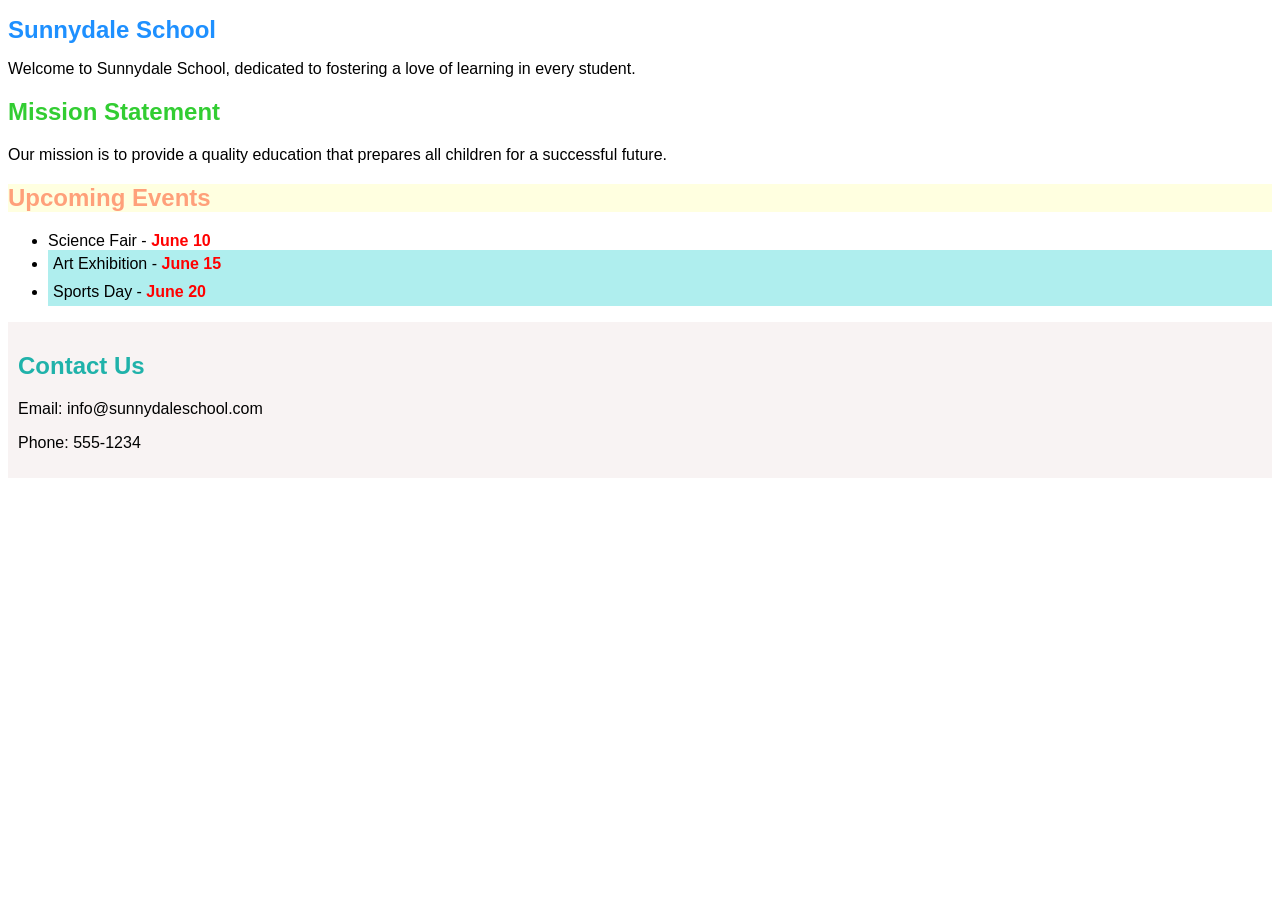
<file: sekolah web.html>
<!DOCTYPE html>
<html lang="en">
<head>
    <meta charset="UTF-8">
    <title>Sunnydale School</title>
    <style>
        body {
            font-family: 'Arial', sans-serif;
        }
        h1 {
            font-size: 24px;
            font-weight: bold;
            color: #1E90FF;
        }
        h2 {
            margin-top: 20px;
        }
        #mission-statement {
            color: #32CD32;
        }
        #upcoming-events {
            color: #FFA07A;
            background-color: #FFFFE0;
        }
        #contact {
            color: #20B2AA;
        }
        .outdoor {
            background-color: #AFEEEE;
            padding: 5px;
        }
        .date {
            font-weight: bold;
            color: red;
        }
        .section {
            background-color: #f8f3f3;
            padding: 10px;
        }
    </style>
</head>
<body>

<h1>Sunnydale School</h1>
<p>Welcome to Sunnydale School, dedicated to fostering a love of learning in every student.</p>
    
<h2 id="mission-statement">Mission Statement</h2>
<p>Our mission is to provide a quality education that prepares all children for a successful future.</p>
    
<h2 id="upcoming-events">Upcoming Events</h2>
<ul>
    <li>Science Fair - <span class="date">June 10</span></li>
    <li class="outdoor" title="Event Type: Outdoor">Art Exhibition - <span class="date">June 15</span></li>
    <li class="outdoor" data-event-type="outdoor" title="Event Type: Outdoor">Sports Day - <span class="date">June 20</span></li>
</ul>

<div class="section">
<h2 id="contact">Contact Us</h2>
<p title="Email us at info@sunnydaleschool.com">Email: info@sunnydaleschool.com</p>
<p title="Call us at 555-1234">Phone: 555-1234</p>
<!-- Imagine clicking here shows a message: 'Thanks for reaching out!' -->
</div>

</body>
</html>
</file>
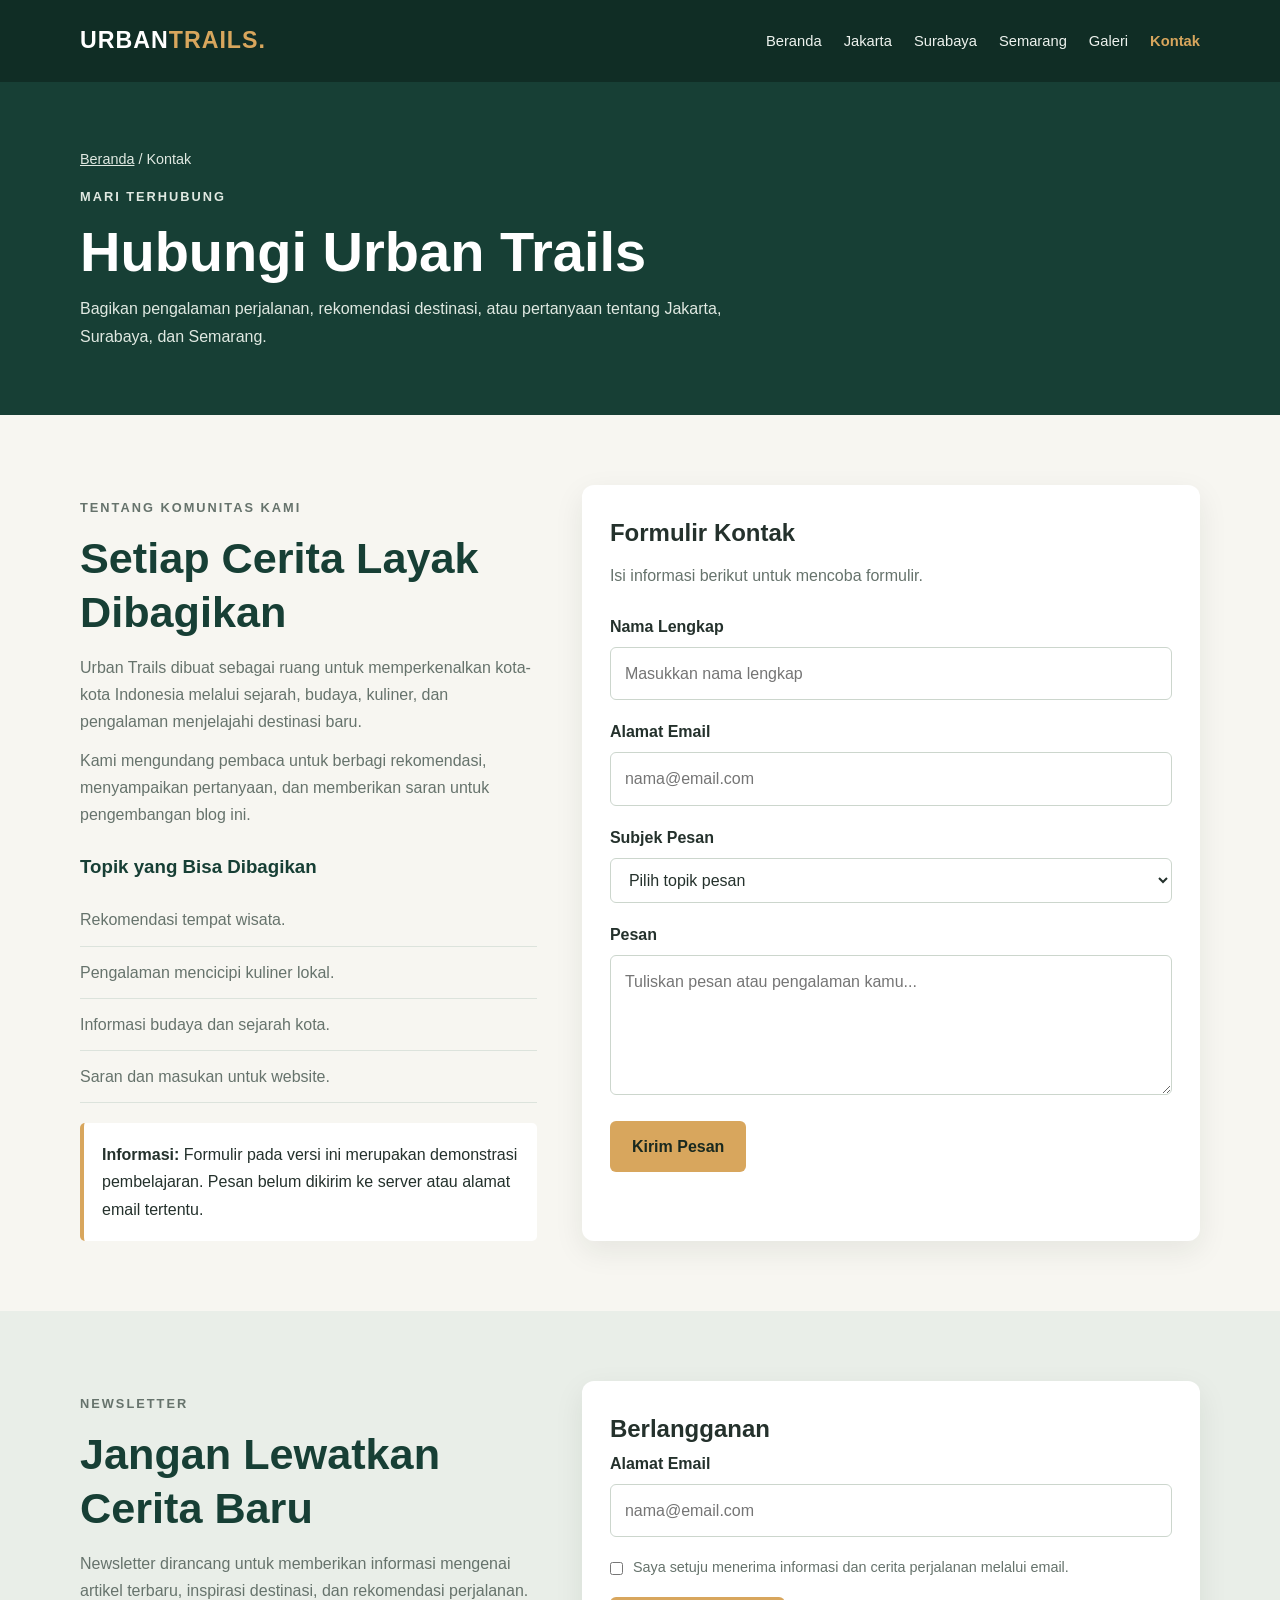
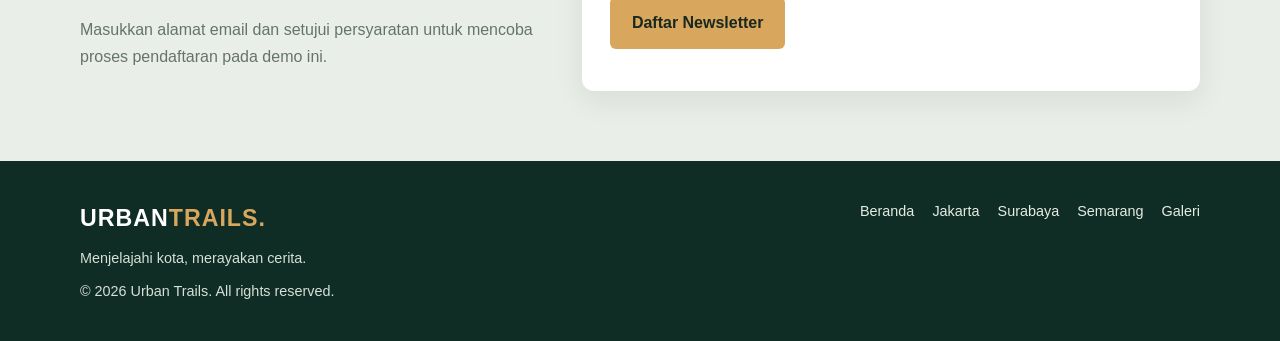
<file: Global Adventure/contact.html>
<!DOCTYPE html>
<html lang="id">
<head>
    <meta charset="UTF-8">
    <meta name="viewport" content="width=device-width, initial-scale=1.0">
    <meta name="description" content="Hubungi Urban Trails untuk berbagi cerita, rekomendasi wisata, dan inspirasi perjalanan Indonesia.">
    <title>Kontak | Urban Trails</title>
    <link rel="stylesheet" href="styles.css">
</head>
<body>

<header class="site-header">
    <div class="container navbar">
        <a href="index.html" class="logo">URBAN<span>TRAILS.</span></a>
        <nav aria-label="Navigasi utama">
            <ul class="nav-links">
                <li><a href="index.html">Beranda</a></li>
                <li><a href="jakarta.html">Jakarta</a></li>
                <li><a href="surabaya.html">Surabaya</a></li>
                <li><a href="semarang.html">Semarang</a></li>
                <li><a href="gallery.html">Galeri</a></li>
                <li><a href="contact.html" aria-current="page">Kontak</a></li>
            </ul>
        </nav>
    </div>
</header>

<main>
    <section class="page-banner">
        <div class="container">
            <p class="breadcrumb"><a href="index.html">Beranda</a> / Kontak</p>
            <p class="eyebrow">Mari Terhubung</p>
            <h1>Hubungi Urban Trails</h1>
            <p>
                Bagikan pengalaman perjalanan, rekomendasi destinasi,
                atau pertanyaan tentang Jakarta, Surabaya, dan Semarang.
            </p>
        </div>
    </section>

    <section class="section">
        <div class="container form-layout">

            <div class="content">
                <p class="eyebrow">Tentang Komunitas Kami</p>
                <h2>Setiap Cerita Layak Dibagikan</h2>
                <p>
                    Urban Trails dibuat sebagai ruang untuk
                    memperkenalkan kota-kota Indonesia melalui
                    sejarah, budaya, kuliner, dan pengalaman
                    menjelajahi destinasi baru.
                </p>
                <p>
                    Kami mengundang pembaca untuk berbagi rekomendasi,
                    menyampaikan pertanyaan, dan memberikan saran
                    untuk pengembangan blog ini.
                </p>

                <h3>Topik yang Bisa Dibagikan</h3>
                <ul class="info-list">
                    <li>Rekomendasi tempat wisata.</li>
                    <li>Pengalaman mencicipi kuliner lokal.</li>
                    <li>Informasi budaya dan sejarah kota.</li>
                    <li>Saran dan masukan untuk website.</li>
                </ul>

                <div class="note">
                    <strong>Informasi:</strong>
                    Formulir pada versi ini merupakan demonstrasi
                    pembelajaran. Pesan belum dikirim ke server
                    atau alamat email tertentu.
                </div>
            </div>

            <div class="form-card">
                <h2>Formulir Kontak</h2>
                <p style="margin: 8px 0 24px; color: var(--muted);">
                    Isi informasi berikut untuk mencoba formulir.
                </p>

                <form id="contactForm">
                    <div class="form-group">
                        <label for="name">Nama Lengkap</label>
                        <input
                            type="text"
                            id="name"
                            name="name"
                            placeholder="Masukkan nama lengkap"
                            autocomplete="name"
                            required>
                    </div>

                    <div class="form-group">
                        <label for="email">Alamat Email</label>
                        <input
                            type="email"
                            id="email"
                            name="email"
                            placeholder="nama@email.com"
                            autocomplete="email"
                            required>
                    </div>

                    <div class="form-group">
                        <label for="subject">Subjek Pesan</label>
                        <select id="subject" name="subject" required>
                            <option value="">Pilih topik pesan</option>
                            <option value="wisata">Rekomendasi wisata</option>
                            <option value="kuliner">Kuliner lokal</option>
                            <option value="budaya">Budaya dan sejarah</option>
                            <option value="saran">Saran website</option>
                            <option value="lainnya">Lainnya</option>
                        </select>
                    </div>

                    <div class="form-group">
                        <label for="message">Pesan</label>
                        <textarea
                            id="message"
                            name="message"
                            placeholder="Tuliskan pesan atau pengalaman kamu..."
                            required></textarea>
                    </div>

                    <button class="button" type="submit">
                        Kirim Pesan
                    </button>

                    <p
                        class="status-message"
                        id="contactStatus"
                        role="status"
                        aria-live="polite">
                    </p>
                </form>
            </div>
        </div>
    </section>

    <section class="section section-light" id="newsletter">
        <div class="container form-layout">
            <div class="content">
                <p class="eyebrow">Newsletter</p>
                <h2>Jangan Lewatkan Cerita Baru</h2>
                <p>
                    Newsletter dirancang untuk memberikan informasi
                    mengenai artikel terbaru, inspirasi destinasi,
                    dan rekomendasi perjalanan.
                </p>
                <p>
                    Masukkan alamat email dan setujui persyaratan
                    untuk mencoba proses pendaftaran pada demo ini.
                </p>
            </div>

            <div class="form-card">
                <h2>Berlangganan</h2>
                <form id="newsletterForm">
                    <div class="form-group">
                        <label for="newsletterEmail">Alamat Email</label>
                        <input
                            type="email"
                            id="newsletterEmail"
                            name="newsletterEmail"
                            placeholder="nama@email.com"
                            autocomplete="email"
                            required>
                    </div>

                    <div class="checkbox-row">
                        <input
                            type="checkbox"
                            id="consent"
                            name="consent"
                            required>
                        <label for="consent">
                            Saya setuju menerima informasi dan cerita
                            perjalanan melalui email.
                        </label>
                    </div>

                    <button class="button" type="submit">
                        Daftar Newsletter
                    </button>

                    <p
                        class="status-message"
                        id="newsletterStatus"
                        role="status"
                        aria-live="polite">
                    </p>
                </form>
            </div>
        </div>
    </section>
</main>

<footer class="site-footer">
    <div class="container footer-layout">
        <div>
            <a href="index.html" class="logo">URBAN<span>TRAILS.</span></a>
            <p>Menjelajahi kota, merayakan cerita.</p>
            <p>&copy; 2026 Urban Trails. All rights reserved.</p>
        </div>

        <nav class="footer-links" aria-label="Navigasi footer">
            <a href="index.html">Beranda</a>
            <a href="jakarta.html">Jakarta</a>
            <a href="surabaya.html">Surabaya</a>
            <a href="semarang.html">Semarang</a>
            <a href="gallery.html">Galeri</a>
        </nav>
    </div>
</footer>

<script>
    const contactForm = document.getElementById("contactForm");
    const contactStatus = document.getElementById("contactStatus");

    contactForm.addEventListener("submit", function(event) {
        event.preventDefault();

        contactStatus.textContent =
            "Formulir berhasil divalidasi. " +
            "Pengiriman pesan memerlukan backend.";

        contactForm.reset();
    });

    const newsletterForm = document.getElementById("newsletterForm");
    const newsletterStatus = document.getElementById("newsletterStatus");

    newsletterForm.addEventListener("submit", function(event) {
        event.preventDefault();

        newsletterStatus.textContent =
            "Formulir berhasil divalidasi. " +
            "Pendaftaran belum disimpan ke server.";

        newsletterForm.reset();
    });
</script>

</body>
</html>
</file>
<file: Global Adventure/styles.css>
/* =====================================
   URBAN TRAILS - GLOBAL STYLESHEET
   ===================================== */

   :root {
    --primary: #173f35;
    --primary-dark: #102d25;
    --accent: #d8a65d;
    --background: #f7f6f1;
    --surface: #ffffff;
    --text: #24312c;
    --muted: #66736c;
    --border: #dce3dc;
    --radius: 12px;
    --shadow: 0 10px 30px rgba(20, 40, 30, 0.08);
}

* {
    margin: 0;
    padding: 0;
    box-sizing: border-box;
}

html {
    scroll-behavior: smooth;
    scroll-padding-top: 100px;
}

body {
    font-family: Arial, Helvetica, sans-serif;
    background: var(--background);
    color: var(--text);
    line-height: 1.7;
}

img {
    display: block;
    width: 100%;
    object-fit: cover;
}

a {
    color: inherit;
    text-decoration: none;
}

button,
input,
textarea,
select {
    font: inherit;
}

.container {
    width: min(1120px, 90%);
    margin: 0 auto;
}

.section {
    padding: 70px 0;
}

.section-light {
    background: #e9eee8;
}

.section-heading {
    max-width: 700px;
    margin-bottom: 35px;
}

.eyebrow {
    color: #a87931;
    font-size: 0.8rem;
    font-weight: 700;
    letter-spacing: 2px;
    text-transform: uppercase;
}

.section-heading h2,
.content h2 {
    color: var(--primary);
    font-size: clamp(1.8rem, 4vw, 2.7rem);
    line-height: 1.25;
    margin: 10px 0 15px;
}

.section-heading p,
.content p {
    color: var(--muted);
}

/* HEADER AND NAVIGATION */

.site-header {
    background: var(--primary-dark);
    color: white;
}

.navbar {
    min-height: 82px;
    display: flex;
    align-items: center;
    justify-content: space-between;
    gap: 24px;
}

.logo {
    font-size: 1.45rem;
    font-weight: 800;
    letter-spacing: 1px;
    white-space: nowrap;
}

.logo span {
    color: var(--accent);
}

.nav-links {
    display: flex;
    align-items: center;
    flex-wrap: wrap;
    gap: 22px;
    list-style: none;
}

.nav-links a {
    color: #edf2ee;
    font-size: 0.92rem;
    transition: color 0.2s;
}

.nav-links a:hover,
.nav-links a[aria-current="page"] {
    color: var(--accent);
}

.nav-links a[aria-current="page"] {
    font-weight: 700;
}

/* HERO */

.hero {
    min-height: 430px;
    display: flex;
    align-items: center;
    color: white;
    background:
        linear-gradient(
            90deg,
            rgba(16, 45, 37, 0.94),
            rgba(16, 45, 37, 0.35)
        ),
        url("https://images.unsplash.com/photo-1555899434-94d1368aa7af?auto=format&fit=crop&w=1800&q=85")
        center/cover;
}

.hero-content {
    max-width: 720px;
    padding: 70px 0;
}

.hero h1 {
    font-size: clamp(2.4rem, 6vw, 4.5rem);
    line-height: 1.12;
    margin: 15px 0 20px;
}

.hero p {
    max-width: 620px;
    color: #e6eee8;
    margin-bottom: 25px;
}

.page-banner {
    padding: 65px 0;
    background: var(--primary);
    color: white;
}

.page-banner h1 {
    font-size: clamp(2rem, 5vw, 3.5rem);
    line-height: 1.2;
    margin: 10px 0;
}

.page-banner p {
    max-width: 700px;
    color: #e0e9e2;
}

.breadcrumb {
    margin-bottom: 15px;
    font-size: 0.9rem;
    color: #d8e5da;
}

.breadcrumb a {
    text-decoration: underline;
}

/* BUTTONS */

.button {
    display: inline-block;
    background: var(--accent);
    color: #19291f;
    padding: 12px 22px;
    border: 0;
    border-radius: 6px;
    font-weight: 700;
    cursor: pointer;
    transition: transform 0.2s, background 0.2s;
}

.button:hover {
    background: #e7b96f;
    transform: translateY(-2px);
}

.button-outline {
    display: inline-block;
    padding: 10px 18px;
    border: 1px solid var(--primary);
    border-radius: 6px;
    color: var(--primary);
    font-weight: 700;
}

.button-outline:hover {
    background: var(--primary);
    color: white;
}

/* CITY CARDS */

.card-grid {
    display: grid;
    grid-template-columns: repeat(3, minmax(0, 1fr));
    gap: 24px;
}

.card {
    overflow: hidden;
    background: var(--surface);
    border-radius: var(--radius);
    box-shadow: var(--shadow);
    transition: transform 0.25s;
}

.card:hover {
    transform: translateY(-5px);
}

.card img {
    height: 225px;
}

.card-body {
    padding: 23px;
}

.card h2,
.card h3 {
    color: var(--primary);
    font-size: 1.35rem;
    margin-bottom: 10px;
}

.card p {
    color: var(--muted);
    margin-bottom: 16px;
}

.text-link {
    color: var(--primary);
    font-weight: 700;
}

.text-link:hover {
    color: #a87931;
}

/* ARTICLE CONTENT */

.content-grid {
    display: grid;
    grid-template-columns: 1fr 1fr;
    align-items: center;
    gap: 42px;
}

.content-grid img {
    min-height: 300px;
    max-height: 430px;
    border-radius: var(--radius);
}

.content p {
    margin: 12px 0;
}

.content h3 {
    color: var(--primary);
    margin: 22px 0 8px;
}

.content ul,
.content ol {
    padding-left: 24px;
    margin: 12px 0;
    color: var(--muted);
}

.info-list {
    list-style: none;
    padding: 0 !important;
}

.info-list li {
    padding: 12px 0;
    border-bottom: 1px solid var(--border);
}

.note {
    margin-top: 20px;
    padding: 18px;
    background: white;
    border-left: 4px solid var(--accent);
    border-radius: 5px;
}

/* FIGURES AND GALLERY */

.gallery-grid {
    display: grid;
    grid-template-columns: repeat(3, minmax(0, 1fr));
    gap: 20px;
}

.gallery-grid figure {
    overflow: hidden;
    background: white;
    border-radius: 8px;
    box-shadow: var(--shadow);
}

.gallery-grid img {
    height: 230px;
    transition: transform 0.3s;
}

.gallery-grid figure:hover img {
    transform: scale(1.035);
}

figcaption {
    padding: 14px;
    color: var(--muted);
    font-size: 0.92rem;
}

/* VIDEO */

.video-container {
    position: relative;
    width: 100%;
    aspect-ratio: 16 / 9;
    overflow: hidden;
    border-radius: var(--radius);
    background: #dce3dc;
}

.video-container iframe {
    position: absolute;
    inset: 0;
    width: 100%;
    height: 100%;
    border: 0;
}

/* FORMS */

.form-layout {
    display: grid;
    grid-template-columns: 0.85fr 1.15fr;
    gap: 45px;
}

.form-card {
    padding: 28px;
    background: white;
    border-radius: var(--radius);
    box-shadow: var(--shadow);
}

.form-group {
    margin-bottom: 18px;
}

.form-group label {
    display: block;
    font-weight: 700;
    margin-bottom: 7px;
}

.form-group input,
.form-group textarea,
.form-group select {
    width: 100%;
    padding: 12px 14px;
    border: 1px solid #ccd6cd;
    border-radius: 6px;
    background: white;
    color: var(--text);
}

.form-group textarea {
    min-height: 140px;
    resize: vertical;
}

.form-group input:focus,
.form-group textarea:focus,
.form-group select:focus {
    outline: 2px solid var(--accent);
    outline-offset: 2px;
}

.checkbox-row {
    display: flex;
    align-items: flex-start;
    gap: 10px;
    margin-bottom: 18px;
    color: var(--muted);
    font-size: 0.9rem;
}

.checkbox-row input {
    margin-top: 7px;
}

.status-message {
    margin-top: 14px;
    color: var(--primary);
    font-weight: 700;
}

/* FOOTER */

.site-footer {
    background: var(--primary-dark);
    color: white;
    padding: 38px 0;
}

.footer-layout {
    display: flex;
    justify-content: space-between;
    align-items: flex-start;
    flex-wrap: wrap;
    gap: 25px;
}

.site-footer p {
    color: #d5e0d8;
    font-size: 0.9rem;
    margin-top: 8px;
}

.footer-links {
    display: flex;
    flex-wrap: wrap;
    gap: 18px;
}

.footer-links a {
    color: #e4ece5;
    font-size: 0.9rem;
}

.footer-links a:hover {
    color: var(--accent);
}

.small-note {
    color: var(--muted);
    font-size: 0.85rem;
    margin-top: 20px;
}

/* RESPONSIVE DESIGN */

@media (max-width: 850px) {
    .navbar {
        padding: 20px 0;
        align-items: flex-start;
        flex-direction: column;
    }

    .nav-links {
        gap: 12px 18px;
    }

    .card-grid,
    .gallery-grid {
        grid-template-columns: repeat(2, minmax(0, 1fr));
    }

    .content-grid,
    .form-layout {
        grid-template-columns: 1fr;
    }
}

@media (max-width: 560px) {
    .container {
        width: 92%;
    }

    .card-grid,
    .gallery-grid {
        grid-template-columns: 1fr;
    }

    .section {
        padding: 48px 0;
    }

    .hero {
        min-height: 400px;
    }

    .hero-content {
        padding: 50px 0;
    }

    .card img,
    .gallery-grid img {
        height: 230px;
    }

    .form-card {
        padding: 20px;
    }
}
</file>
